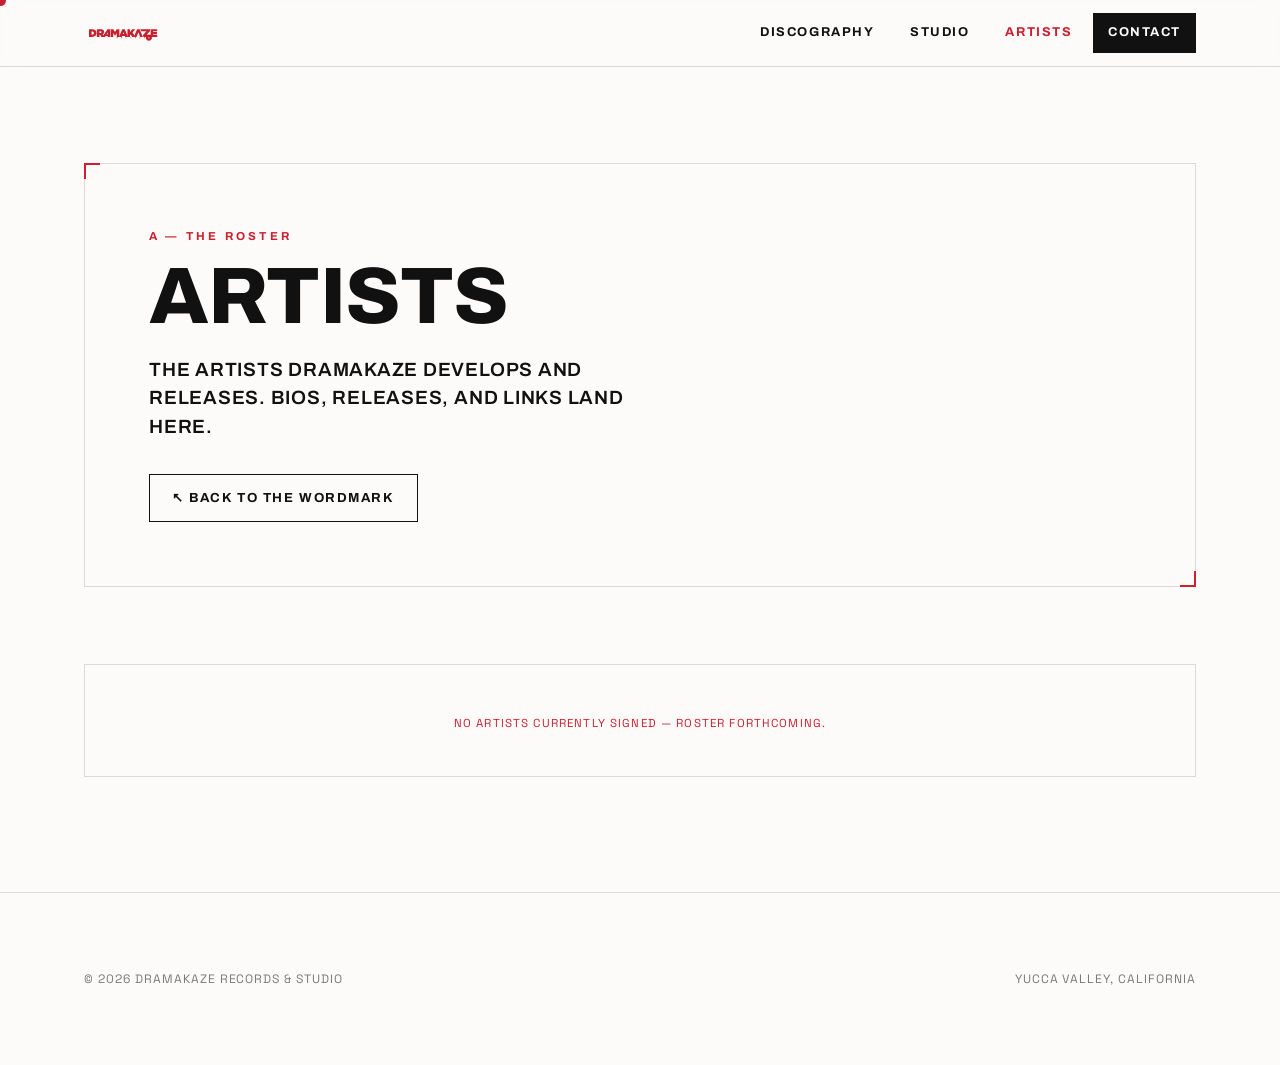
<file: artists.html>
<!DOCTYPE html>
<html lang="en">
<head>
<meta charset="UTF-8" />
<meta name="viewport" content="width=device-width, initial-scale=1.0" />
<title>Artists — Dramakaze Records</title>
<meta name="description" content="Artists — Dramakaze Records, Yucca Valley, California." />
<link rel="icon" type="image/png" href="assets/logo/logomark-red.png" />
<link rel="preconnect" href="https://fonts.googleapis.com" />
<link rel="preconnect" href="https://fonts.gstatic.com" crossorigin />
<link href="https://api.fontshare.com/v2/css?f[]=clash-display@500,600,700&display=swap" rel="stylesheet" />
<link href="https://fonts.googleapis.com/css2?family=Space+Grotesk:wght@400;500;600;700&family=Archivo:wght@600;700;800&display=swap" rel="stylesheet" />
<link rel="stylesheet" href="css/styles.css" />
</head>
<body>
  <div class="cursor-dot" aria-hidden="true"></div>

  <header class="topbar" id="topbar">
    <div class="wrap topbar__inner">
      <a class="topbar__brand" href="index.html" aria-label="Dramakaze Records home">
        <img src="assets/logo/logotype-red.svg" alt="Dramakaze Records" />
      </a>
      <nav class="nav" aria-label="Primary">
        <a href="discography.html">Discography</a>
        <a href="studio.html">Studio</a>
        <a href="artists.html" class="is-active">Artists</a>
        <a href="index.html#contact" class="cta">Contact</a>
      </nav>
      <button class="nav-toggle" id="navToggle" aria-label="Menu" aria-expanded="false">
        <span></span><span></span><span></span>
      </button>
    </div>
  </header>

  <section class="hero">
    <div class="wrap">
      <div class="hero__frame">
        <div class="eyebrow">A — The Roster</div>
        <h1 class="section__title" style="margin-top:.8rem; font-size:clamp(2.4rem,7vw,5rem)">Artists</h1>
        <p class="hero__tag" style="margin-top:1.2rem; max-width:46ch">The artists Dramakaze develops and releases. Bios, releases, and links land here.</p>
        <a class="btn" href="index.html" style="margin-top:2rem">&#8598; Back to the wordmark</a>
      </div>
    </div>
  </section>

  <section class="section" style="padding-top:0">
    <div class="wrap">
      <div data-render="artists"></div>
    </div>
  </section>

  <footer class="footer">
    <div class="wrap">
      <div class="footer__bottom" style="border:0; margin-top:0; padding-top:0">
        <span>&copy; 2026 Dramakaze Records &amp; Studio</span>
        <span>Yucca Valley, California</span>
      </div>
    </div>
  </footer>

  <div class="egg" id="egg">&#9210; Needle dropped.</div>
  <script src="js/content.js"></script>
  <script src="js/site.js"></script>
  <script src="js/main.js"></script>
</body>
</html>
</file>
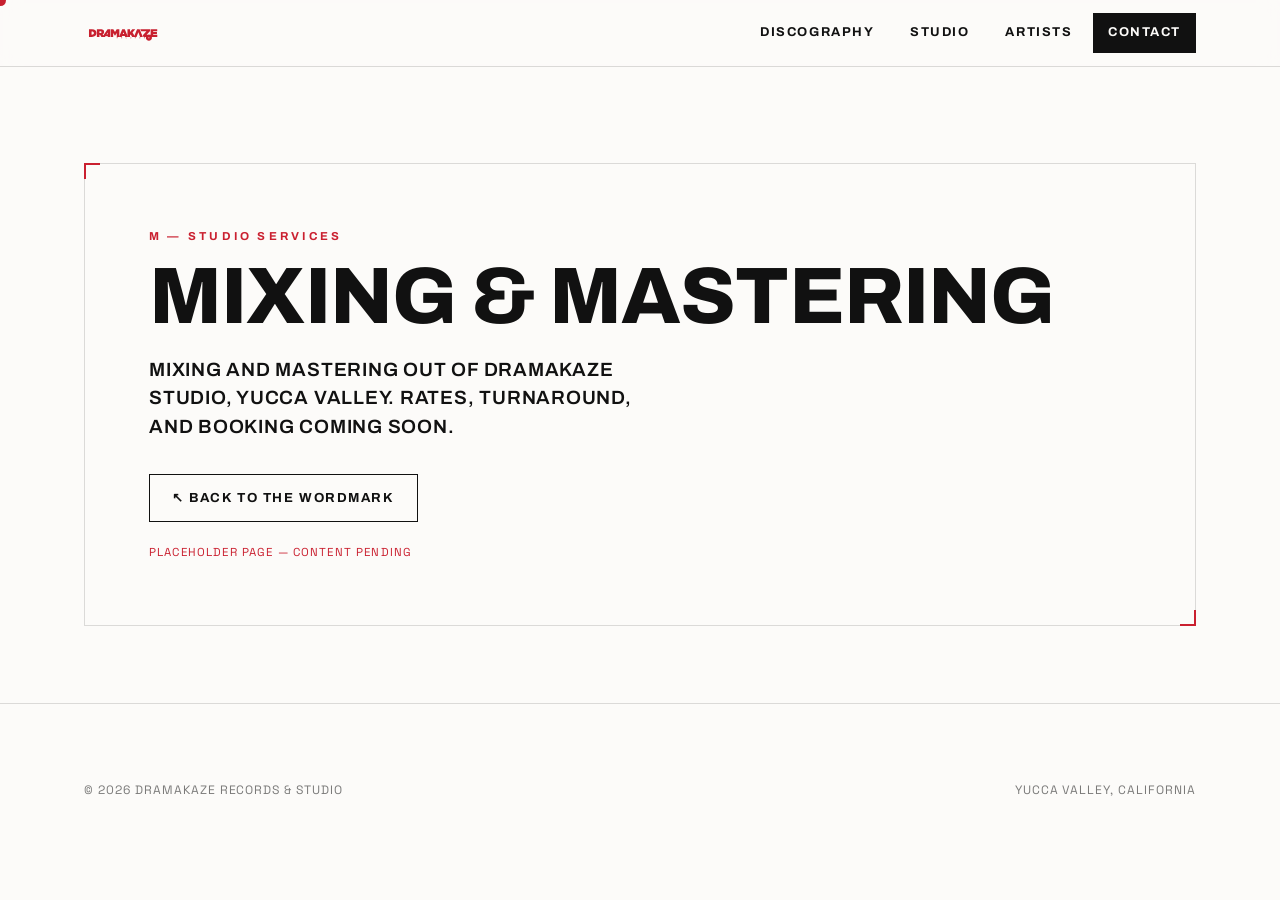
<file: services.html>
<!DOCTYPE html>
<html lang="en">
<head>
<meta charset="UTF-8" />
<meta name="viewport" content="width=device-width, initial-scale=1.0" />
<title>Mixing & Mastering — Dramakaze Records</title>
<meta name="description" content="Mixing & Mastering — Dramakaze Records, Yucca Valley, California." />
<link rel="icon" type="image/png" href="assets/logo/logomark-red.png" />
<link rel="preconnect" href="https://fonts.googleapis.com" />
<link rel="preconnect" href="https://fonts.gstatic.com" crossorigin />
<link href="https://api.fontshare.com/v2/css?f[]=clash-display@500,600,700&display=swap" rel="stylesheet" />
<link href="https://fonts.googleapis.com/css2?family=Space+Grotesk:wght@400;500;600;700&family=Archivo:wght@600;700;800&display=swap" rel="stylesheet" />
<link rel="stylesheet" href="css/styles.css" />
</head>
<body>
  <div class="cursor-dot" aria-hidden="true"></div>

  <header class="topbar" id="topbar">
    <div class="wrap topbar__inner">
      <a class="topbar__brand" href="index.html" aria-label="Dramakaze Records home">
        <img src="assets/logo/logotype-red.svg" alt="Dramakaze Records" />
      </a>
      <nav class="nav" aria-label="Primary">
        <a href="discography.html">Discography</a>
        <a href="studio.html">Studio</a>
        <a href="artists.html">Artists</a>
        <a href="index.html#contact" class="cta">Contact</a>
      </nav>
      <button class="nav-toggle" id="navToggle" aria-label="Menu" aria-expanded="false">
        <span></span><span></span><span></span>
      </button>
    </div>
  </header>

  <section class="hero">
    <div class="wrap">
      <div class="hero__frame">
        <div class="eyebrow">M — Studio Services</div>
        <h1 class="section__title" style="margin-top:.8rem; font-size:clamp(2.4rem,7vw,5rem)">Mixing & Mastering</h1>
        <p class="hero__tag" style="margin-top:1.2rem; max-width:46ch">Mixing and mastering out of Dramakaze Studio, Yucca Valley. Rates, turnaround, and booking coming soon.</p>
        <a class="btn" href="index.html" style="margin-top:2rem">&#8598; Back to the wordmark</a>
        <p class="placeholder-note" style="margin-top:1.4rem">Placeholder page — content pending</p>
      </div>
    </div>
  </section>

  <footer class="footer">
    <div class="wrap">
      <div class="footer__bottom" style="border:0; margin-top:0; padding-top:0">
        <span>&copy; 2026 Dramakaze Records &amp; Studio</span>
        <span>Yucca Valley, California</span>
      </div>
    </div>
  </footer>

  <div class="egg" id="egg">&#9210; Needle dropped.</div>
  <script src="js/main.js"></script>
</body>
</html>
</file>
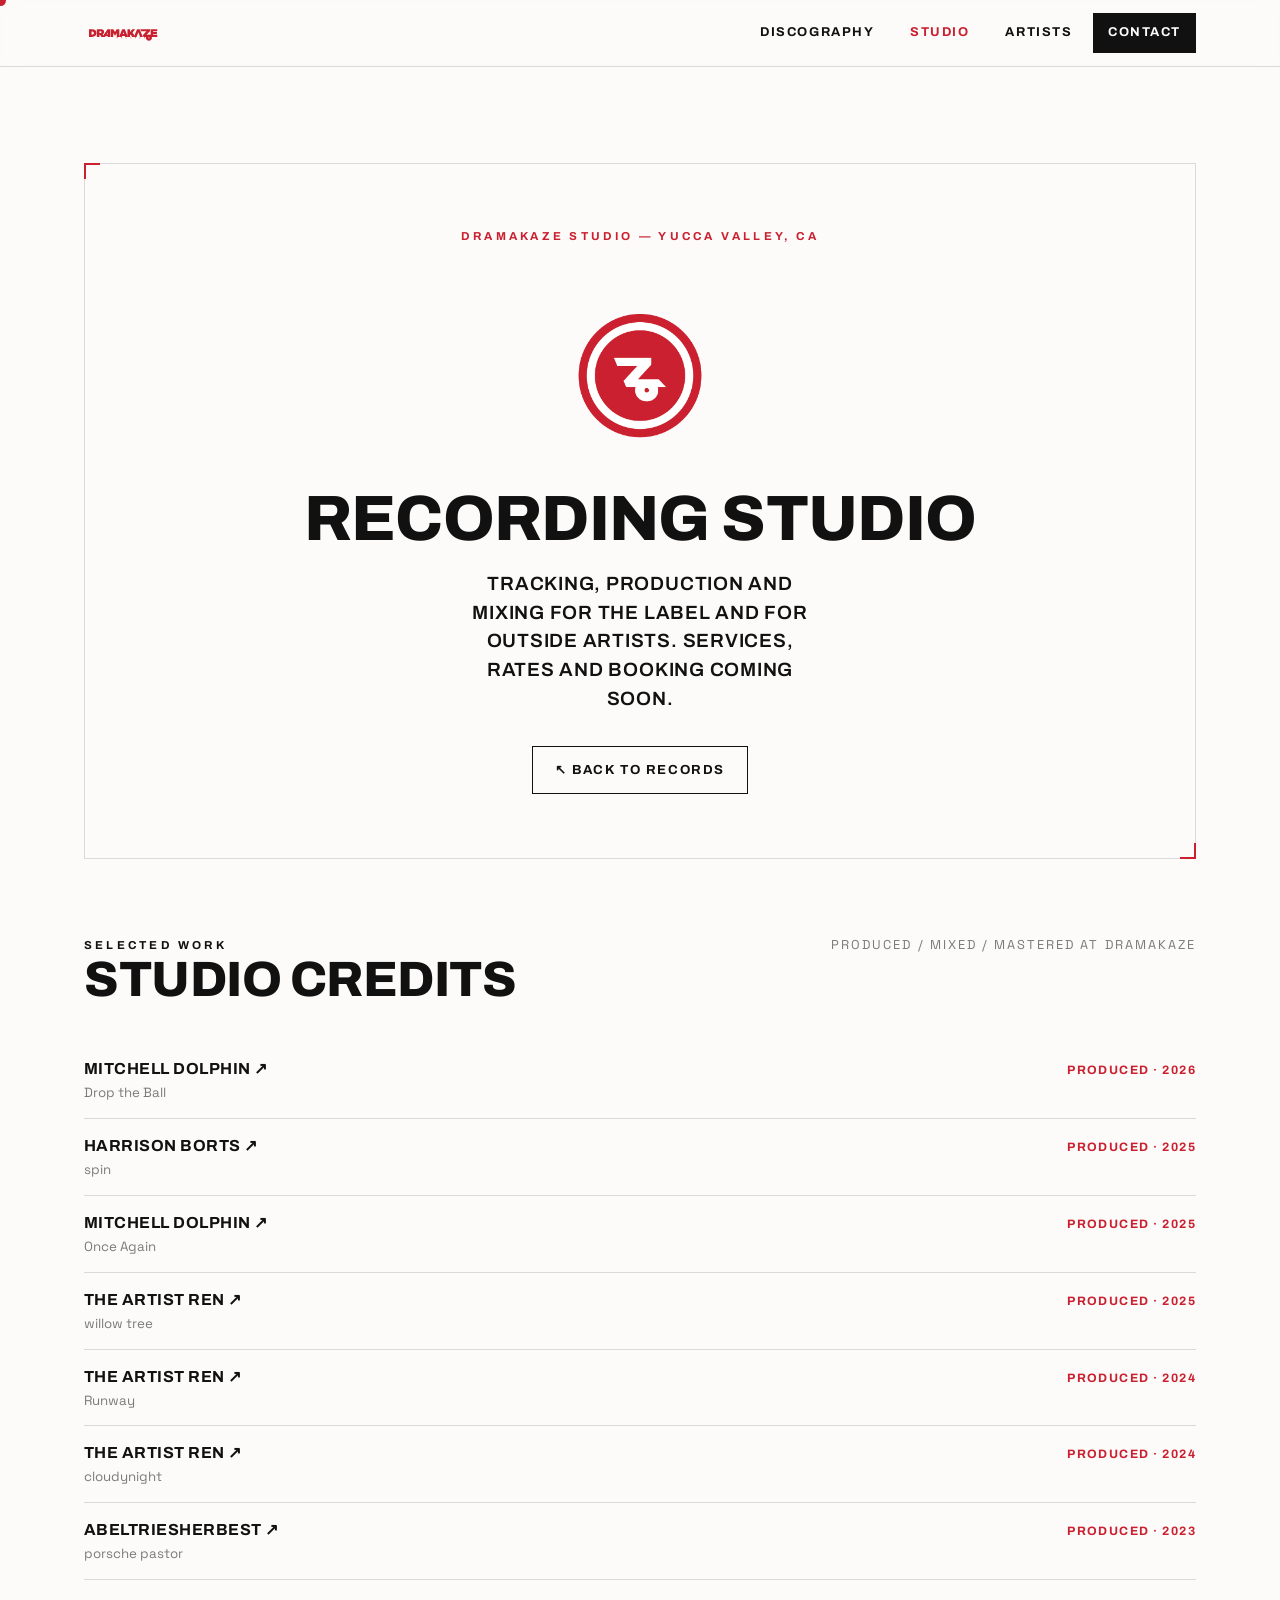
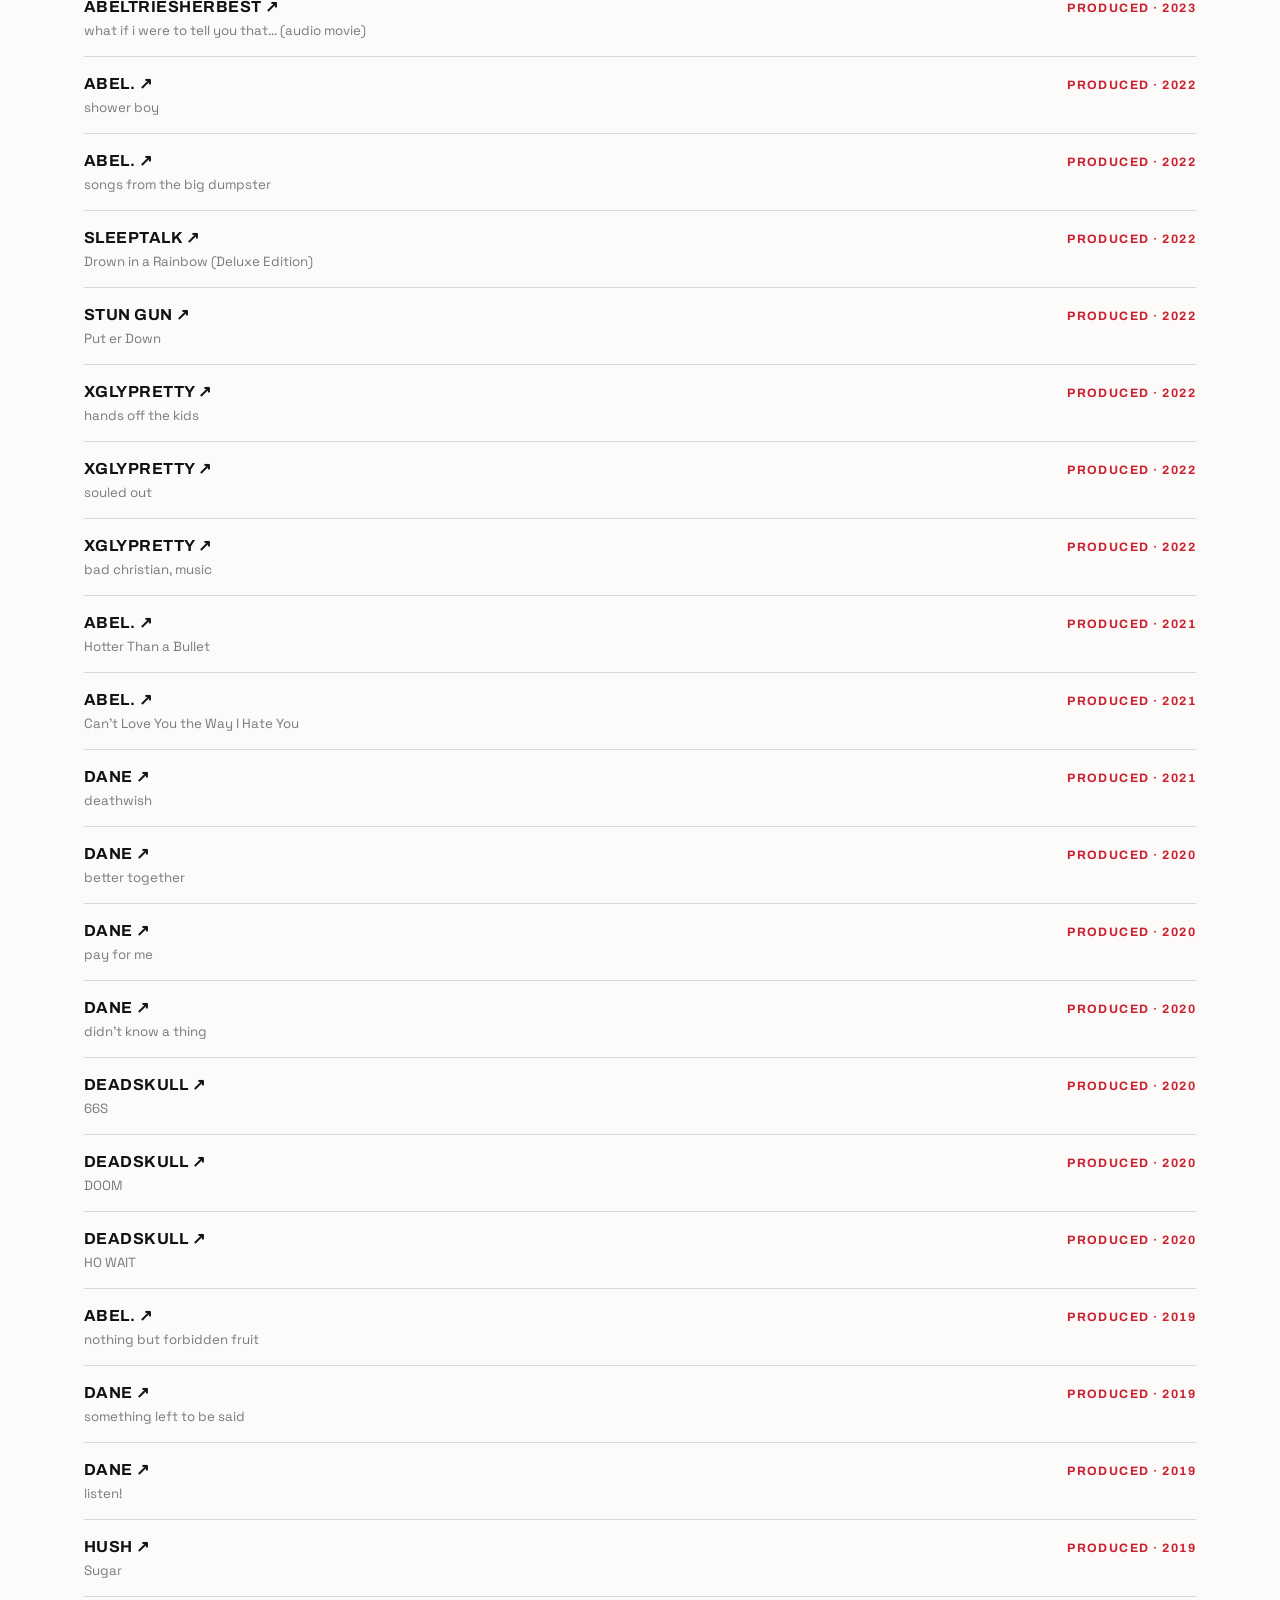
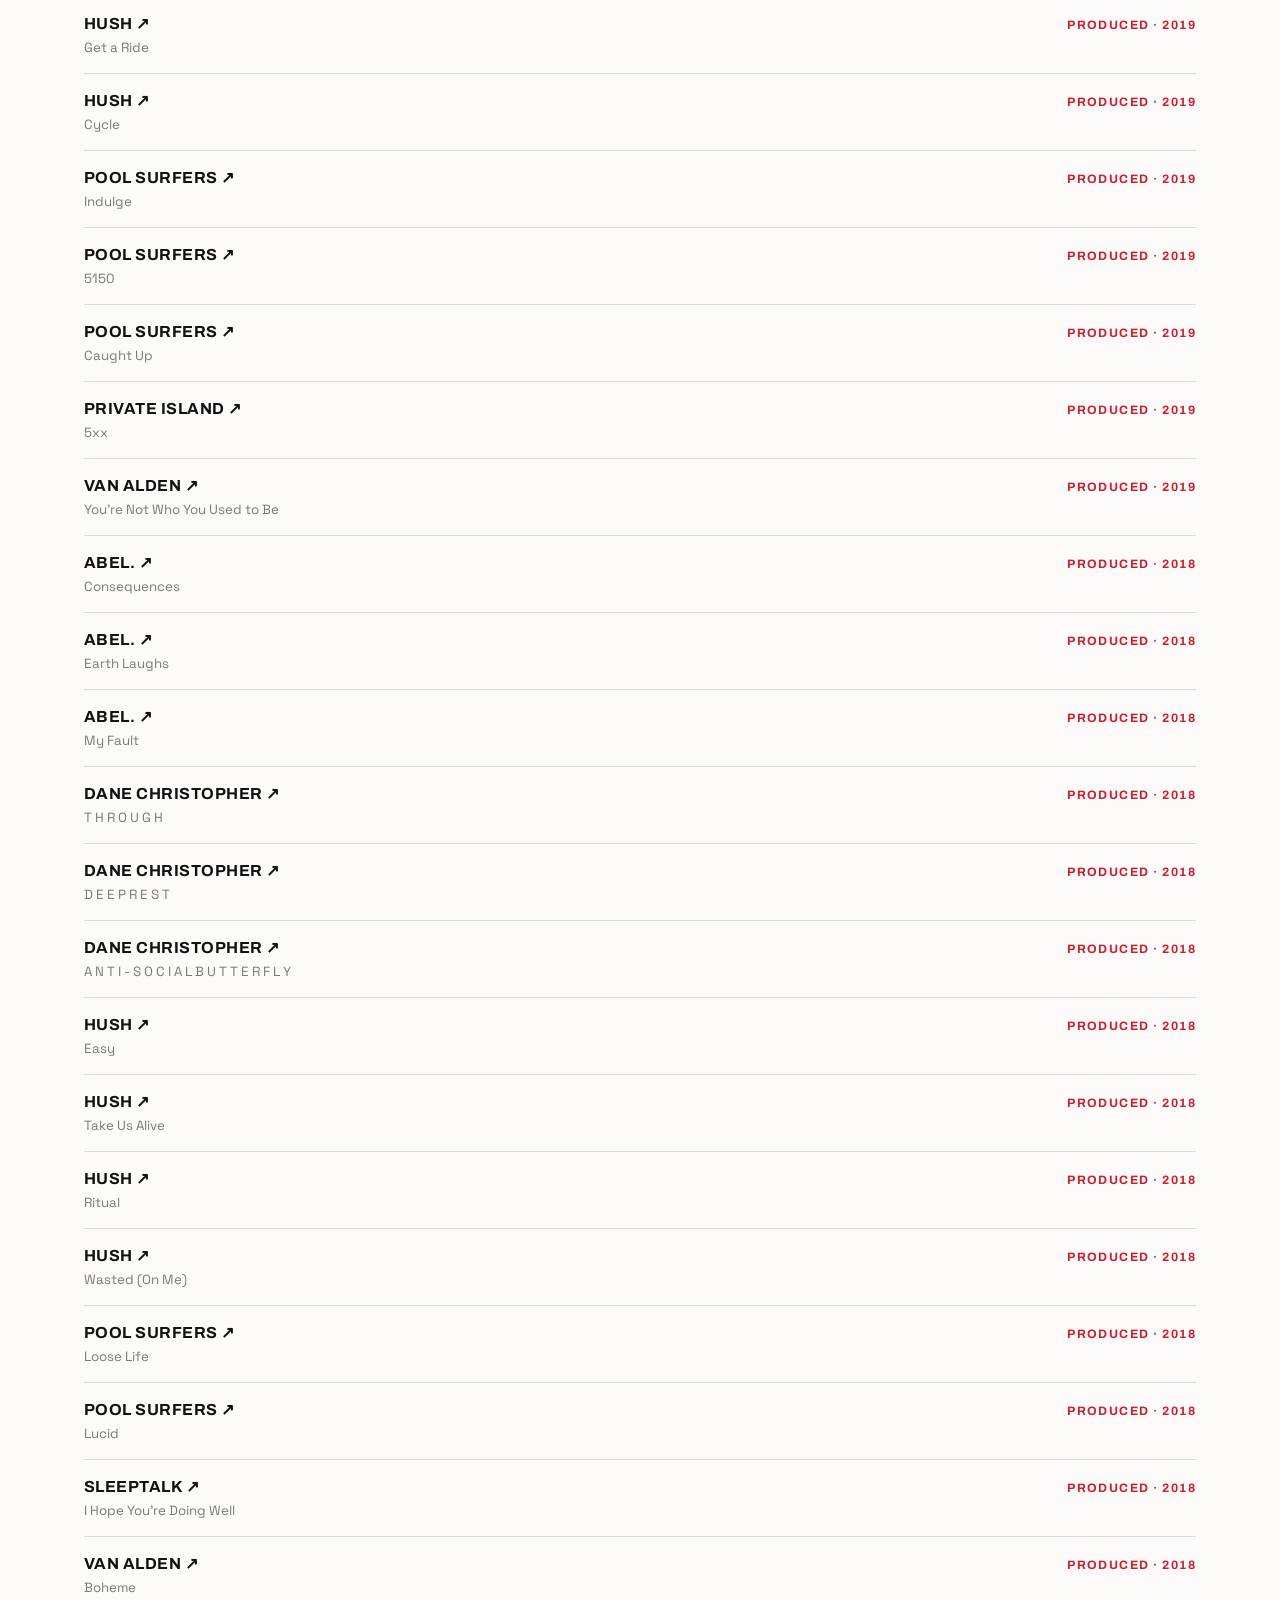
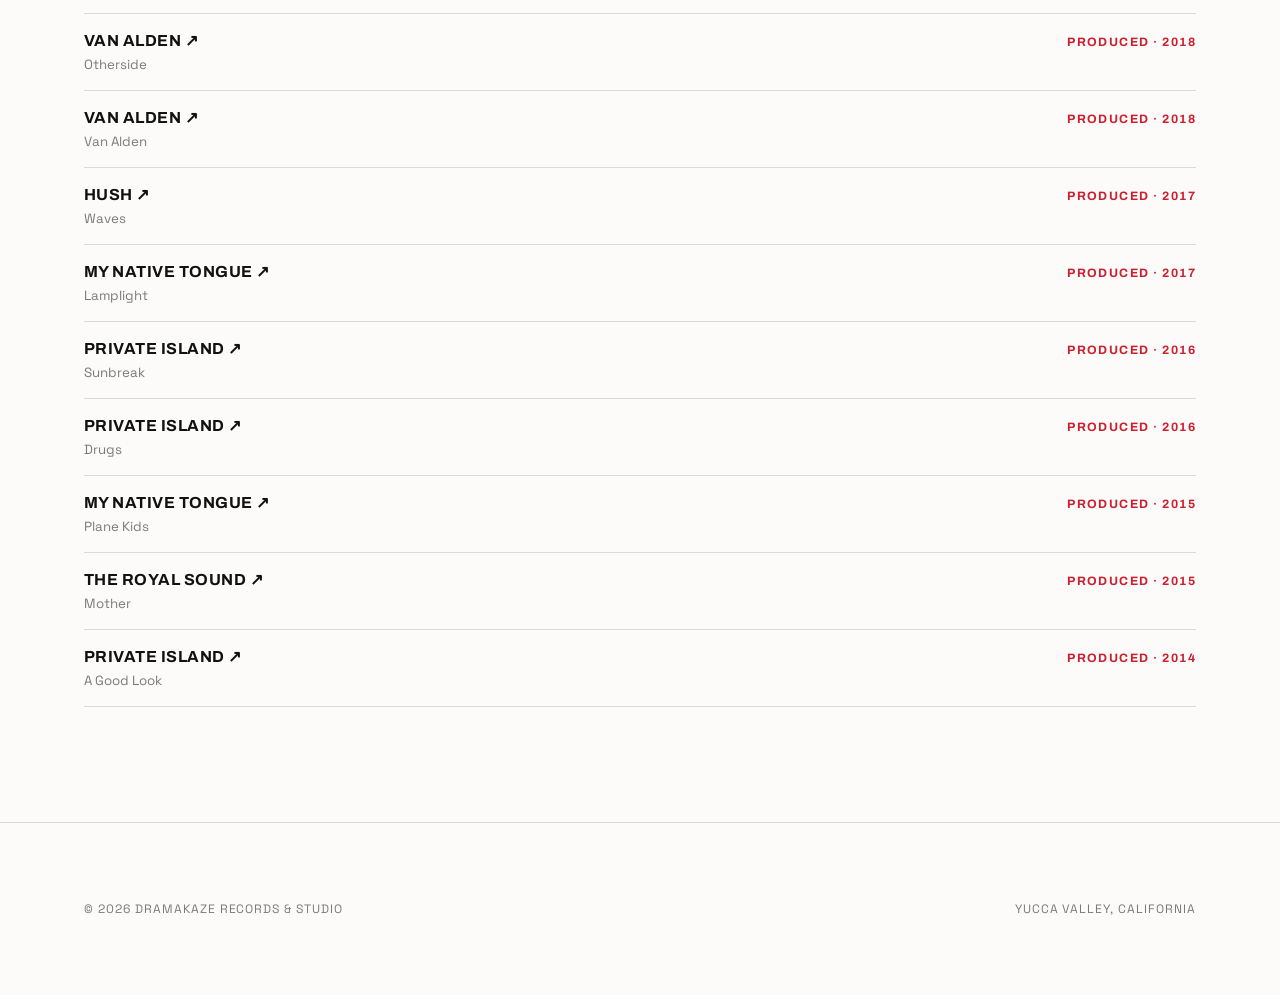
<file: studio.html>
<!DOCTYPE html>
<html lang="en">
<head>
<meta charset="UTF-8" />
<meta name="viewport" content="width=device-width, initial-scale=1.0" />
<title>Dramakaze Studio</title>
<meta name="description" content="Dramakaze Studio — recording, production and mixing. Yucca Valley, California." />
<link rel="icon" type="image/png" href="assets/logo/logomark-red.png" />
<link rel="preconnect" href="https://fonts.googleapis.com" />
<link rel="preconnect" href="https://fonts.gstatic.com" crossorigin />
<link href="https://api.fontshare.com/v2/css?f[]=clash-display@500,600,700&display=swap" rel="stylesheet" />
<link href="https://fonts.googleapis.com/css2?family=Space+Grotesk:wght@400;500;600;700&family=Archivo:wght@600;700;800&display=swap" rel="stylesheet" />
<link rel="stylesheet" href="css/styles.css" />
</head>
<body>

  <div class="cursor-dot" aria-hidden="true"></div>

  <header class="topbar" id="topbar">
    <div class="wrap topbar__inner">
      <a class="topbar__brand" href="index.html" aria-label="Dramakaze Records home">
        <img src="assets/logo/logotype-red.svg" alt="Dramakaze Records" />
      </a>
      <nav class="nav" aria-label="Primary">
        <a href="discography.html">Discography</a>
        <a href="studio.html" class="is-active">Studio</a>
        <a href="artists.html">Artists</a>
        <a href="index.html#contact" class="cta">Contact</a>
      </nav>
      <button class="nav-toggle" id="navToggle" aria-label="Menu" aria-expanded="false">
        <span></span><span></span><span></span>
      </button>
    </div>
  </header>

  <section class="hero">
    <div class="wrap">
      <div class="hero__frame" style="text-align:center">
        <div class="eyebrow">Dramakaze Studio — Yucca Valley, CA</div>
        <img class="spinmark" id="spinmark" src="assets/logo/logomark-red.png" alt="Dramakaze Studio" style="margin:clamp(24px,4vw,40px) auto 0; width:clamp(120px,16vw,180px)" title="give it a spin" />
        <h1 class="section__title" style="margin-top:1.4rem; font-size:clamp(2.2rem,6vw,4rem)">Recording Studio</h1>
        <p class="hero__tag" style="margin:1.2rem auto 0">Tracking, production and mixing for the label and for outside artists. Services, rates and booking coming soon.</p>
        <a class="btn" href="index.html" style="margin-top:2rem">&#8598; Back to Records</a>
      </div>
    </div>
  </section>

  <section class="section" id="credits" style="padding-top:0">
    <div class="wrap">
      <div class="section__head">
        <div>
          <div class="eyebrow ink">Selected Work</div>
          <h2 class="section__title">Studio Credits</h2>
        </div>
        <p class="hero__loc">Produced / mixed / mastered at Dramakaze</p>
      </div>
      <div data-render="studio"></div>
    </div>
  </section>

  <footer class="footer">
    <div class="wrap">
      <div class="footer__bottom" style="border:0; margin-top:0; padding-top:0">
        <span>&copy; 2026 Dramakaze Records &amp; Studio</span>
        <span>Yucca Valley, California</span>
      </div>
    </div>
  </footer>

  <div class="egg" id="egg">&#9210; Needle dropped.</div>
  <script src="js/content.js"></script>
  <script src="js/site.js"></script>
  <script src="js/main.js"></script>
</body>
</html>
</file>
<file: css/styles.css>
/* ============================================================
   DRAMAKAZE RECORDS — core stylesheet
   Direction: light / editorial. Clean, minimal, logo-forward.
   Brand red: #CA2030 (sampled from logo package)
   ============================================================ */

:root {
  --red:    #CA2030;
  --red-dk: #A2161F;
  --ink:    #111111;
  --paper:  #FCFBF9;   /* warm off-white */
  --white:  #FFFFFF;
  --line:   rgba(17, 17, 17, 0.14);   /* hairline boundary boxes */
  --line-2: rgba(17, 17, 17, 0.30);
  --muted:  rgba(17, 17, 17, 0.55);

  --maxw: 1240px;
  --gutter: clamp(20px, 5vw, 64px);
  --hair: 1px;

  /* Display: Clash Display — sharp, wide, blocky; echoes the angular logotype.
     Body: Space Grotesk — techy, a little off-grid; deliberately NOT Inter.
     Swap either by changing these two lines + the <link> in the HTML head. */
  --display: "Clash Display", "Archivo", "Arial Narrow", sans-serif;
  --body: "Space Grotesk", "Archivo", system-ui, sans-serif;
}

* { margin: 0; padding: 0; box-sizing: border-box; }

html { scroll-behavior: smooth; }

body {
  font-family: var(--body);
  background: var(--paper);
  color: var(--ink);
  line-height: 1.5;
  -webkit-font-smoothing: antialiased;
  text-rendering: optimizeLegibility;
  overflow-x: hidden;
}

img { max-width: 100%; display: block; }
a { color: inherit; text-decoration: none; }

/* ---- custom cursor (desktop, fine pointer only) ---- */
@media (hover: hover) and (pointer: fine) {
  body.has-mark-cursor,
  body.has-mark-cursor a,
  body.has-mark-cursor button { cursor: none; }

  .cursor-dot {
    position: fixed;
    top: 0; left: 0;
    width: 11px; height: 11px;
    margin: -5.5px 0 0 -5.5px;
    background: var(--red);
    border-radius: 50%;
    pointer-events: none;
    z-index: 9999;
    transition: opacity .2s ease;   /* pinned 1:1 to the cursor, no lag */
    /* over red areas the dot multiplies to a darker red -> reads through;
       over light it stays the brand red */
    mix-blend-mode: multiply;
  }
}

/* ============================================================
   LAYOUT PRIMITIVES
   ============================================================ */
.wrap { max-width: var(--maxw); margin: 0 auto; padding-inline: var(--gutter); }

/* thin boundary boxes — a recurring brand device */
.boxed { border: var(--hair) solid var(--line); }
.rule  { height: var(--hair); background: var(--line); border: 0; }

.eyebrow {
  font-family: var(--display);
  font-weight: 700;
  font-size: .72rem;
  letter-spacing: .28em;
  text-transform: uppercase;
  color: var(--red);
}
.eyebrow.ink { color: var(--ink); }

.section { padding-block: clamp(64px, 9vw, 130px); }
.section__head { display: flex; align-items: baseline; gap: 1rem; justify-content: space-between; margin-bottom: 2.4rem; flex-wrap: wrap; }
.section__title {
  font-family: var(--display);
  font-weight: 800;
  font-size: clamp(1.9rem, 4.4vw, 3.1rem);
  letter-spacing: -0.01em;
  text-transform: uppercase;
  line-height: .98;
}

/* ============================================================
   TOP BAR
   ============================================================ */
.topbar {
  position: sticky; top: 0; z-index: 100;
  background: rgba(252, 251, 249, 0.82);
  backdrop-filter: saturate(140%) blur(10px);
  border-bottom: var(--hair) solid var(--line);
}
.topbar__inner {
  display: flex; align-items: center; justify-content: space-between;
  height: 66px;
}
.topbar__brand { display: flex; align-items: center; gap: 12px; }
.topbar__brand img { height: 26px; width: auto; }
.nav { display: flex; align-items: center; gap: 6px; }
.nav a {
  font-family: var(--display);
  font-weight: 700;
  font-size: .8rem;
  letter-spacing: .12em;
  text-transform: uppercase;
  padding: 9px 14px;
  border: var(--hair) solid transparent;
  transition: border-color .2s ease, color .2s ease;
}
.nav a:hover { border-color: var(--line-2); }
.nav a.is-active { color: var(--red); }
.nav a.cta { background: var(--ink); color: var(--paper); }
.nav a.cta:hover { background: var(--red); border-color: var(--red); }

.nav-toggle { display: none; background: none; border: var(--hair) solid var(--line-2); width: 42px; height: 38px; }
.nav-toggle span { display:block; width: 18px; height: 2px; background: var(--ink); margin: 3px auto; }

/* ============================================================
   HERO — logo as the large primary feature
   ============================================================ */
.hero { position: relative; padding-top: clamp(48px, 8vw, 96px); padding-bottom: clamp(40px, 6vw, 80px); }
.hero__frame { position: relative; border: var(--hair) solid var(--line); padding: clamp(28px, 5vw, 64px); }

/* corner ticks on the hero frame — thin boundary-box motif */
.hero__frame::before, .hero__frame::after {
  content: ""; position: absolute; width: 14px; height: 14px;
  border-color: var(--red); border-style: solid;
}
.hero__frame::before { top: -1px; left: -1px; border-width: 2px 0 0 2px; }
.hero__frame::after  { bottom: -1px; right: -1px; border-width: 0 2px 2px 0; }

.hero__logo {
  width: min(100%, 980px);
  margin: 0 auto;
  display: block;
}
.hero__logo img { width: 100%; }
.hero__meta {
  margin-top: clamp(20px, 3vw, 34px);
  display: flex; justify-content: space-between; align-items: flex-end;
  gap: 1rem; flex-wrap: wrap;
}
.hero__tag {
  font-family: var(--display);
  font-weight: 600;
  font-size: clamp(.95rem, 1.6vw, 1.2rem);
  letter-spacing: .04em;
  text-transform: uppercase;
  max-width: 32ch;
}
.hero__loc { font-size: .8rem; letter-spacing: .16em; text-transform: uppercase; color: var(--muted); }

/* spinning logomark Easter egg */
.spinmark {
  width: clamp(54px, 7vw, 78px); height: auto; cursor: pointer;
  transition: transform .3s ease; flex-shrink: 0;
}
.spinmark.spin { animation: spin33 1.8s cubic-bezier(.2,.7,.2,1); }
@keyframes spin33 { from { transform: rotate(0); } to { transform: rotate(720deg); } }

/* ============================================================
   LOGO-NAV — the homepage IS the wordmark.
   Each letter is a hover-highlit door to a section.
   ============================================================ */
.logohero {
  min-height: calc(100vh - 66px);
  display: flex; flex-direction: column; justify-content: center;
  padding-block: clamp(24px, 5vw, 60px);
}
.logohero .wrap { width: 100%; }

.logo-stage { display: contents; }   /* desktop: no box; logo-nav lays out in .wrap */
.logo-nav {
  position: relative;
  width: 116vw; max-width: none;      /* ultra-maximal — D & E kiss the screen edges */
  margin-left: 50%;
  transform: translateX(-50%);
  aspect-ratio: 1836 / 612;           /* matches the wordmark PNG */
  user-select: none;
}
.logo-nav img { position: absolute; inset: 0; width: 100%; height: 100%; display: block; }
.logo-base { z-index: 1; }
/* crisp, instant shard highlight — jagged clip-paths do the work */
.logo-hi-wrap {
  position: absolute; inset: 0; z-index: 2;
  opacity: 0; transition: opacity .06s linear;
  pointer-events: none;
}
.logo-hi { z-index: 2; }
.logo-zone {                     /* hit area, clipped to the letter's true shape */
  position: absolute; inset: 0;
  z-index: 3; display: block;
}
.logo-zone--rec { z-index: 4; cursor: pointer; }  /* record sits above Z/E */
/* no box — the letter's own ink flipping to black IS the highlight */
.logo-zone[href="#"]:not(.logo-zone--rec) { cursor: default; }

.logo-caption {
  text-align: center;
  margin-top: clamp(20px, 3.5vw, 44px);
  min-height: 2.2em;
}
.logo-caption .lead {
  font-family: var(--display); font-weight: 700; text-transform: uppercase;
  font-size: clamp(1.4rem, 4vw, 2.8rem); letter-spacing: .01em; line-height: 1;
  color: var(--ink);
}
.logo-caption .lead .ar { color: var(--red); }
.logo-caption .hint {
  font-family: var(--body); font-size: .8rem; letter-spacing: .22em;
  text-transform: uppercase; color: var(--muted);
}
.logo-caption .key {
  display: inline-block; min-width: 1.4em; margin-right: .4em;
  color: var(--red); font-weight: 700;
}

/* mobile fallback: list the doors plainly */
.logo-mnav { display: none; }
.logo-mnav a {
  display: flex; justify-content: space-between; align-items: center;
  padding: 16px 4px; border-bottom: 1px solid var(--line);
  font-family: var(--display); font-weight: 700; text-transform: uppercase; letter-spacing: .06em;
}
.logo-mnav a .k { color: var(--red); margin-right: 14px; }
.logo-mnav a[href="#"] { color: var(--muted); }

/* ============================================================
   STRIP / MARQUEE
   ============================================================ */
.strip { border-block: var(--hair) solid var(--line); overflow: hidden; }
.strip__track {
  display: flex; gap: 3rem; padding-block: 14px; white-space: nowrap;
  font-family: var(--display); font-weight: 700; text-transform: uppercase;
  letter-spacing: .14em; font-size: .82rem;
  animation: marquee 28s linear infinite;
}
.strip__track span { color: var(--muted); }
.strip__track b { color: var(--red); }
@keyframes marquee { from { transform: translateX(0); } to { transform: translateX(-50%); } }

/* ============================================================
   ROSTER GRID
   ============================================================ */
.grid { display: grid; gap: var(--hair); background: var(--line); border: var(--hair) solid var(--line); }
.grid--roster { grid-template-columns: repeat(3, 1fr); }
.card {
  background: var(--paper); padding: clamp(20px, 2.4vw, 30px);
  min-height: 230px; display: flex; flex-direction: column; justify-content: space-between;
  transition: background .2s ease, color .2s ease;
}
.card:hover { background: var(--ink); color: var(--paper); }
.card:hover .card__no, .card:hover .card__role { color: rgba(252,251,249,.6); }
.card__no { font-family: var(--display); font-weight: 700; font-size: .78rem; letter-spacing: .14em; color: var(--muted); }
.card__name { font-family: var(--display); font-weight: 800; font-size: clamp(1.4rem, 2.6vw, 2rem); text-transform: uppercase; line-height: 1; margin-top: auto; }
.card__role { font-size: .82rem; letter-spacing: .08em; text-transform: uppercase; color: var(--muted); margin-top: 8px; }
.placeholder-note { color: var(--red); font-size: .72rem; letter-spacing: .1em; text-transform: uppercase; margin-top: 6px; }

/* ============================================================
   RELEASES
   ============================================================ */
.releases { display: grid; grid-template-columns: repeat(4, 1fr); gap: clamp(14px, 1.6vw, 22px); }
.release__art {
  aspect-ratio: 1; border: var(--hair) solid var(--line);
  display: grid; place-items: center; background: var(--white);
  position: relative; overflow: hidden;
}
.release__art img { width: 46%; opacity: .5; }
.release__art::after {
  content: "ART TBD"; position: absolute; bottom: 10px; right: 10px;
  font-family: var(--display); font-size: .6rem; letter-spacing: .18em; color: var(--muted);
}
.release__meta { margin-top: 12px; }
.release__title { font-family: var(--display); font-weight: 800; text-transform: uppercase; font-size: 1rem; line-height: 1; }
.release__sub { font-size: .8rem; color: var(--muted); margin-top: 5px; }

/* ============================================================
   STUDIO CALLOUT
   ============================================================ */
.callout { display: grid; grid-template-columns: 1.1fr .9fr; border: var(--hair) solid var(--line); }
.callout__body { padding: clamp(28px, 4vw, 56px); }
.callout__body p { color: var(--muted); max-width: 46ch; margin-top: 1rem; }
.callout__side {
  border-left: var(--hair) solid var(--line);
  background: var(--ink); color: var(--paper);
  display: grid; place-items: center; padding: 40px;
}
.callout__side img { width: min(60%, 200px); }
.btn {
  display: inline-flex; align-items: center; gap: 10px; margin-top: 1.8rem;
  font-family: var(--display); font-weight: 700; text-transform: uppercase;
  letter-spacing: .12em; font-size: .82rem;
  border: var(--hair) solid var(--ink); padding: 13px 22px;
  transition: background .2s ease, color .2s ease;
}
.btn:hover { background: var(--red); border-color: var(--red); color: var(--white); }
.btn--ghost { border-color: var(--paper); color: var(--paper); }
.btn--ghost:hover { background: var(--paper); color: var(--ink); }

/* ============================================================
   FOOTER
   ============================================================ */
.footer { border-top: var(--hair) solid var(--line); padding-block: clamp(48px, 6vw, 80px); }
.footer__grid { display: grid; grid-template-columns: 1.4fr 1fr 1fr; gap: 2rem; }
.footer__logo { width: 240px; }
.footer h4 { font-family: var(--display); font-weight: 700; font-size: .74rem; letter-spacing: .2em; text-transform: uppercase; color: var(--muted); margin-bottom: 1rem; }
.footer a { display: block; padding: 4px 0; font-size: .92rem; }
.footer a:hover { color: var(--red); }
.footer__addr { font-size: .9rem; color: var(--muted); line-height: 1.7; }
.footer__bottom { display: flex; justify-content: space-between; margin-top: 3rem; padding-top: 1.4rem; border-top: var(--hair) solid var(--line); font-size: .76rem; letter-spacing: .08em; text-transform: uppercase; color: var(--muted); flex-wrap: wrap; gap: 1rem; }

/* hidden easter-egg note */
.egg { position: fixed; inset: auto auto 22px 22px; z-index: 200; background: var(--ink); color: var(--paper); font-family: var(--display); font-weight: 700; font-size: .78rem; letter-spacing: .1em; text-transform: uppercase; padding: 12px 16px; border-left: 3px solid var(--red); opacity: 0; transform: translateY(12px); pointer-events: none; transition: opacity .3s ease, transform .3s ease; }
.egg.show { opacity: 1; transform: translateY(0); }

/* ============================================================
   DATA-DRIVEN CONTENT — disposable photos, cards, credits
   ============================================================ */
.ph-frame { position: relative; border: 1px solid var(--line); background: var(--white); overflow: hidden; }
.ph-frame img { width: 100%; height: 100%; object-fit: cover; display: block; }
.ph-empty { display: grid; place-items: center; }
.ph-empty img { width: 40%; opacity: .45; }
.ph-empty .placeholder-note { position: absolute; bottom: 9px; left: 0; right: 0; text-align: center; }
/* the classic disposable date-stamp */
.ph-stamp {
  position: absolute; right: 8px; bottom: 6px;
  font-family: var(--display); font-weight: 700; font-size: .82rem; letter-spacing: .04em;
  color: #FF8A1F; text-shadow: 0 0 3px rgba(0,0,0,.45);
}
.is-example { opacity: .9; }
.is-example .ph-frame { border-style: dashed; }

.meta-links { display: flex; gap: 14px; margin-top: 11px; flex-wrap: wrap; }
.meta-links a { font-family: var(--display); font-weight: 700; text-transform: uppercase; font-size: .72rem; letter-spacing: .1em; }
.meta-links a:hover { color: var(--red); }
.tag { display: inline-block; font-family: var(--display); font-weight: 700; text-transform: uppercase; font-size: .6rem; letter-spacing: .16em; color: var(--red); border: 1px solid var(--line); padding: 2px 7px; margin-bottom: 9px; }
.player { margin-top: 14px; }
.spotify-embed { width: 100%; display: block; }
.release__title.untitled { color: var(--muted); }
.tracklist { margin: 10px 0 0; padding-left: 1.15em; color: var(--muted); font-size: .8rem; line-height: 1.5; }
.tracklist li { margin: 1px 0; }

/* artist card (roster) */
.art-card { background: var(--paper); border: 0; min-height: 0; padding: 0; display: block; }
.art-card__body { padding: clamp(14px, 1.6vw, 20px); }
.art-card .card__name { margin-top: 6px; }
.art-card:hover { background: var(--paper); color: inherit; }
.art-card:hover .ph-frame { border-color: var(--red); }
.art-card:hover .card__name { color: var(--red); }

/* discography grid with players */
.releases--disc { grid-template-columns: repeat(3, 1fr); }

/* artist detail rows */
.artist-row { display: grid; grid-template-columns: 300px 1fr; gap: clamp(20px, 3vw, 44px); padding-block: clamp(26px, 3.5vw, 48px); border-top: 1px solid var(--line); align-items: start; }
.artist-row:first-child { border-top: 0; }
.artist-row__name { font-family: var(--display); font-weight: 800; text-transform: uppercase; font-size: clamp(1.7rem, 3.4vw, 2.6rem); line-height: .98; }
.artist-row__body p { color: var(--muted); max-width: 62ch; margin: .9rem 0; }

/* studio credits list */
.credit-row { display: flex; justify-content: space-between; align-items: baseline; gap: 1.2rem; padding: 15px 0; border-bottom: 1px solid var(--line); flex-wrap: wrap; }
.credit-row .who { font-family: var(--display); font-weight: 700; text-transform: uppercase; letter-spacing: .03em; }
.credit-row .who small { display: block; font-family: var(--body); font-weight: 400; text-transform: none; letter-spacing: 0; color: var(--muted); margin-top: 2px; }
.credit-row .what { color: var(--red); font-family: var(--display); font-weight: 700; text-transform: uppercase; font-size: .76rem; letter-spacing: .12em; white-space: nowrap; }

/* ============================================================
   RESPONSIVE
   ============================================================ */
@media (max-width: 900px) {
  .nav { display: none; }
  .nav-toggle { display: block; }
  /* MOBILE: the whole wordmark turns 90° — scroll D -> E, each letter still
     tappable at maximal size. Wild on purpose, not the most UI-friendly. */
  .logohero { min-height: auto; padding-block: 0; }
  .logo-caption { display: none; }
  .logo-mnav { display: none; }
  .logo-stage {
    display: block; position: relative;
    width: 100vw; height: 500vw;          /* scroll length of the rotated word */
    margin-left: 50%; transform: translateX(-50%);
    overflow: hidden;
  }
  .logo-nav {
    position: absolute; top: 50%; left: 50%;   /* element centre -> screen centre */
    width: 487.7vw; height: 162.6vw;      /* 3:1; rotated -> fills the screen width */
    max-width: none; margin: 0; aspect-ratio: auto;
    transform-origin: center center;
    transform: translate(-50%, -50%) rotate(90deg);
  }
  .topbar.open .nav {
    display: flex; flex-direction: column; align-items: stretch;
    position: absolute; top: 66px; left: 0; right: 0;
    background: var(--paper); border-bottom: var(--hair) solid var(--line);
    padding: 10px var(--gutter) 18px;
  }
  .topbar.open .nav a { border: 0; border-bottom: var(--hair) solid var(--line); padding: 14px 0; }
  .grid--roster { grid-template-columns: repeat(2, 1fr); }
  .releases { grid-template-columns: repeat(2, 1fr); }
  .releases--disc { grid-template-columns: repeat(2, 1fr); }
  .artist-row { grid-template-columns: 1fr; }
  .callout { grid-template-columns: 1fr; }
  .callout__side { border-left: 0; border-top: var(--hair) solid var(--line); }
  .footer__grid { grid-template-columns: 1fr 1fr; }
}
@media (max-width: 560px) {
  .grid--roster { grid-template-columns: 1fr; }
  .hero__meta { flex-direction: column; align-items: flex-start; }
  .footer__grid { grid-template-columns: 1fr; }
}
</file>
